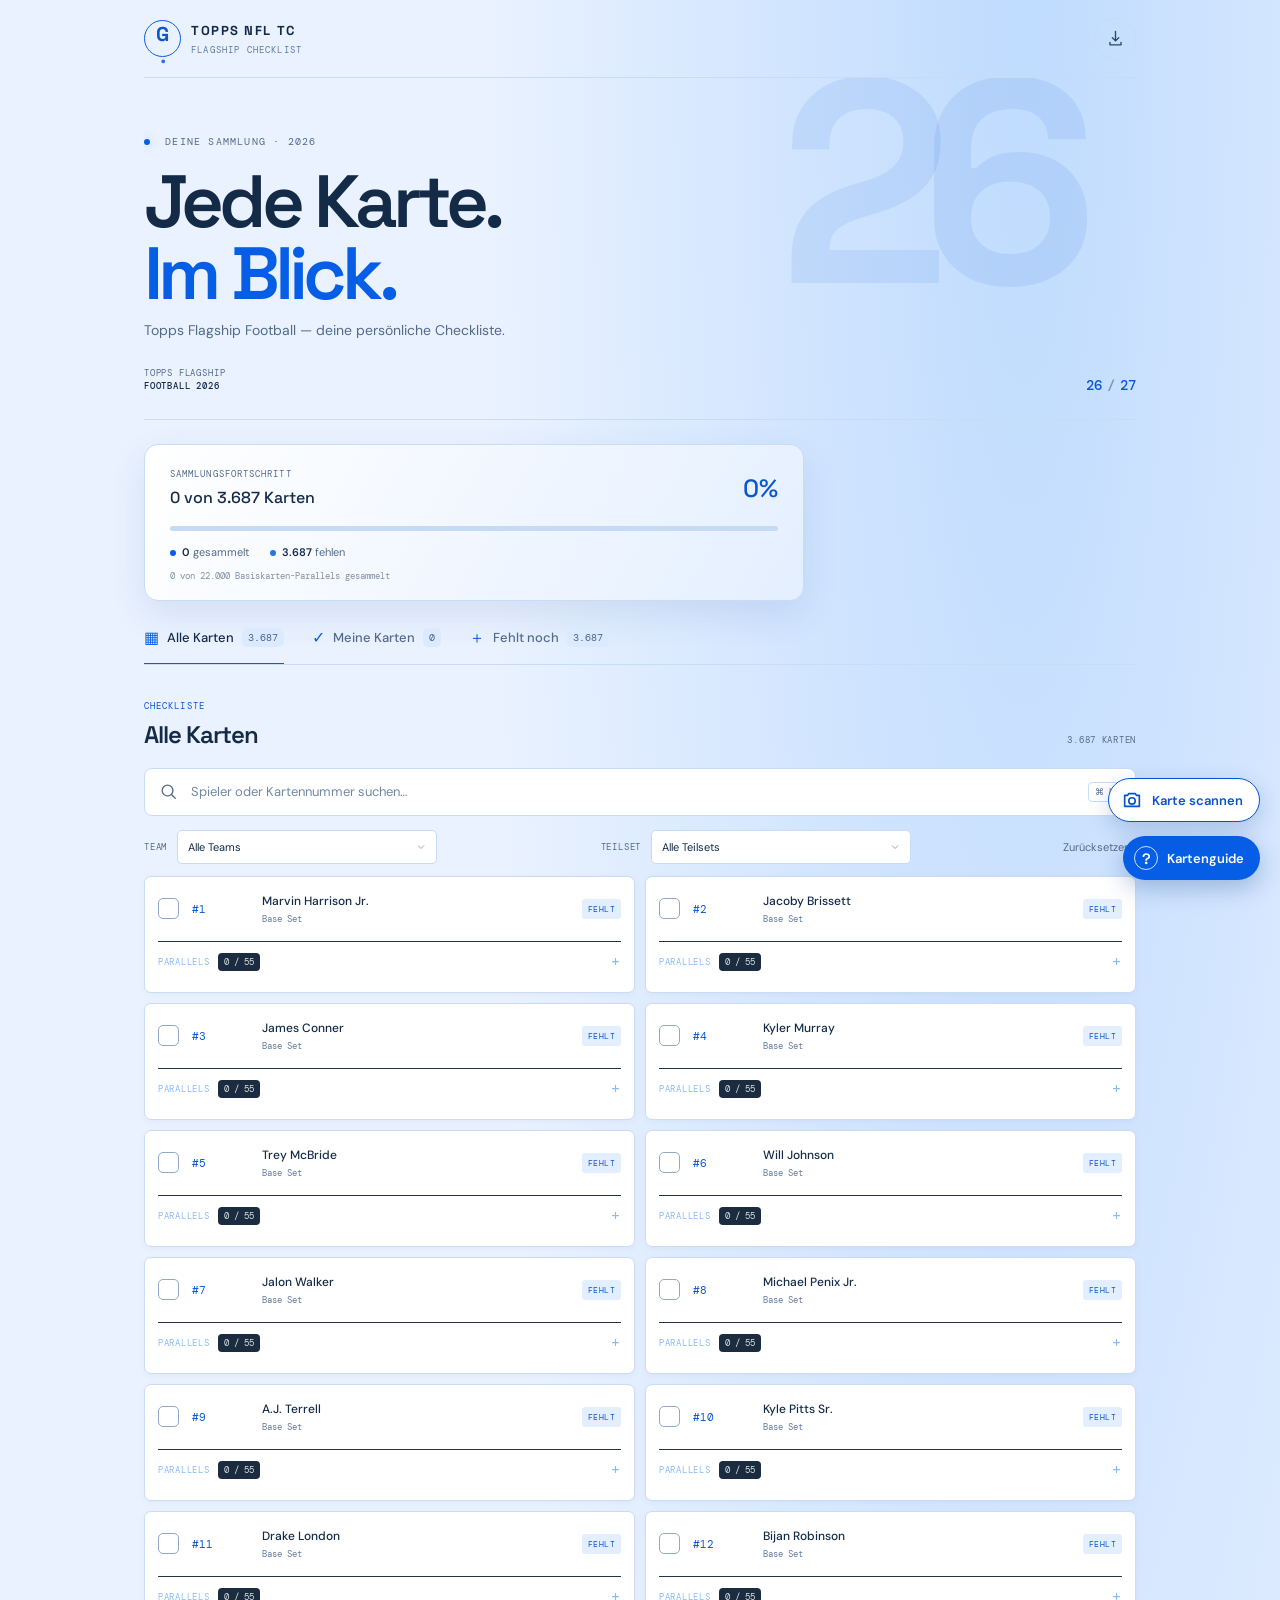
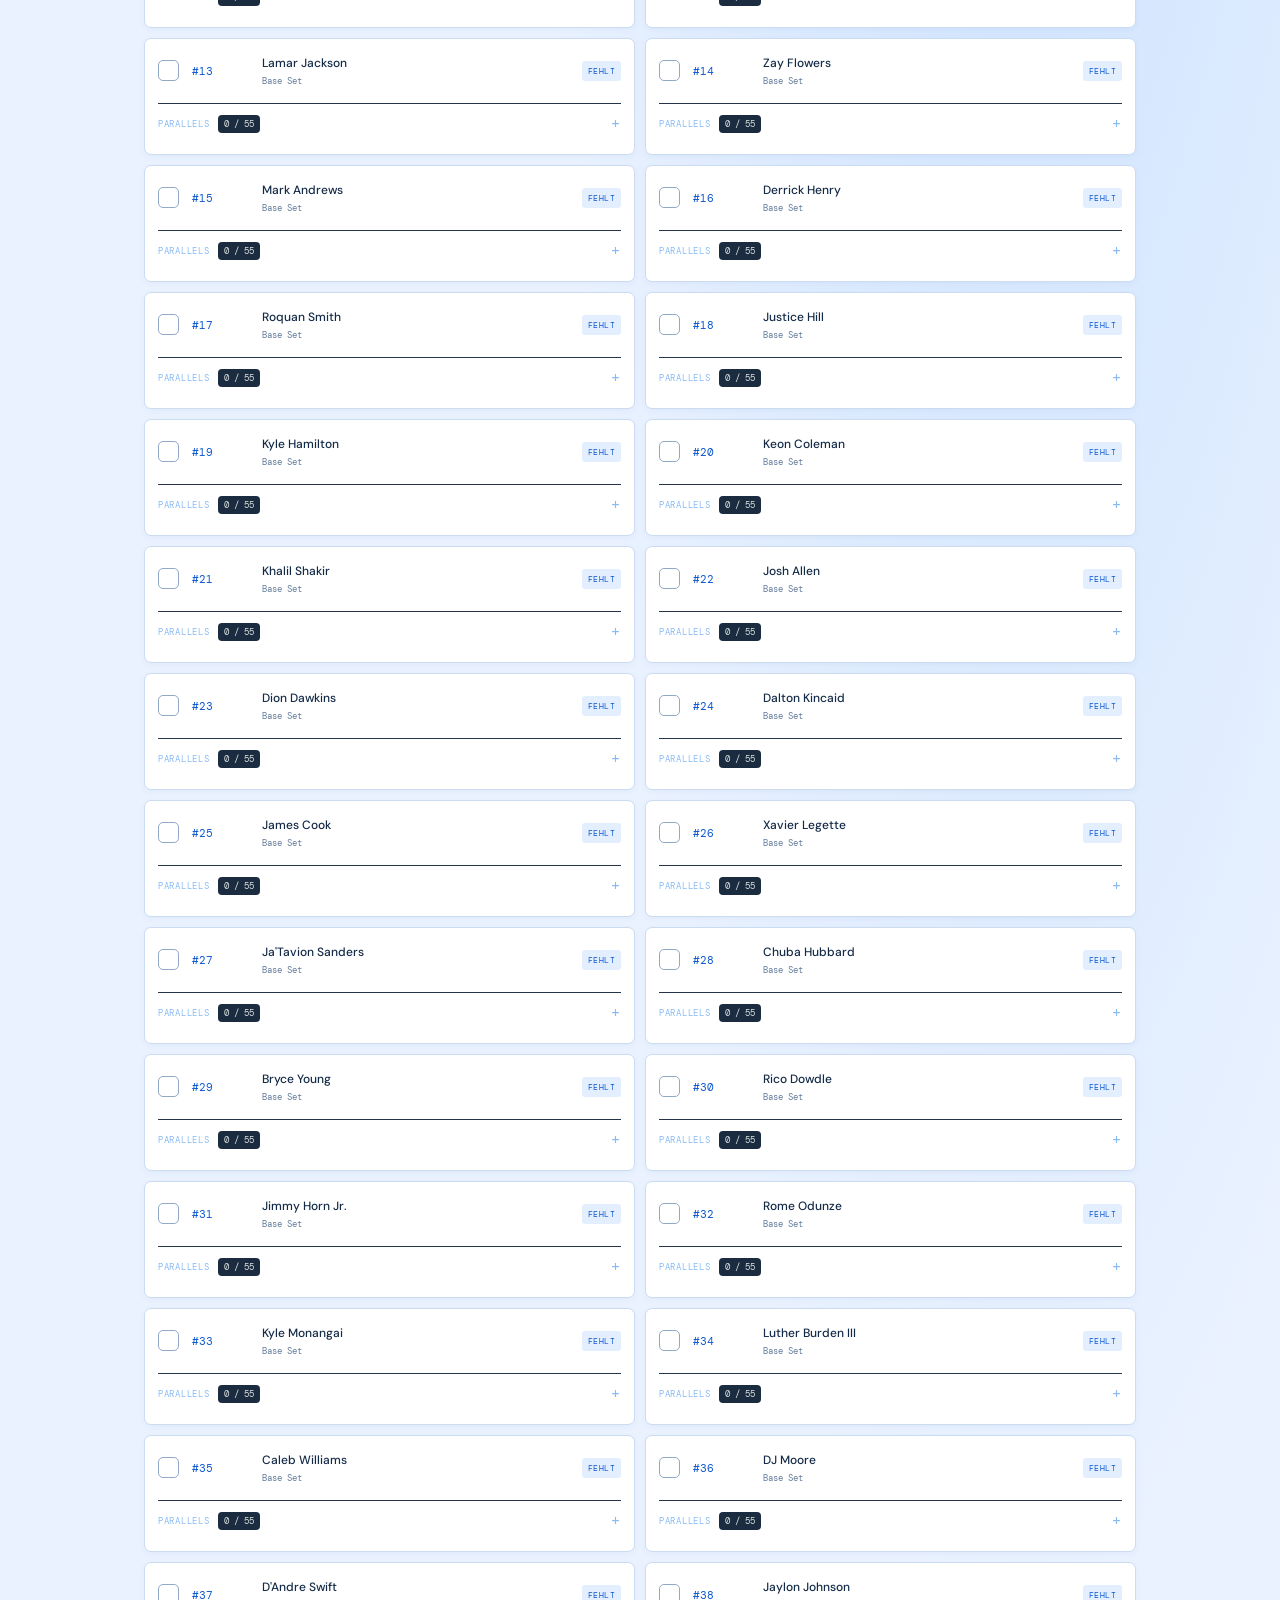
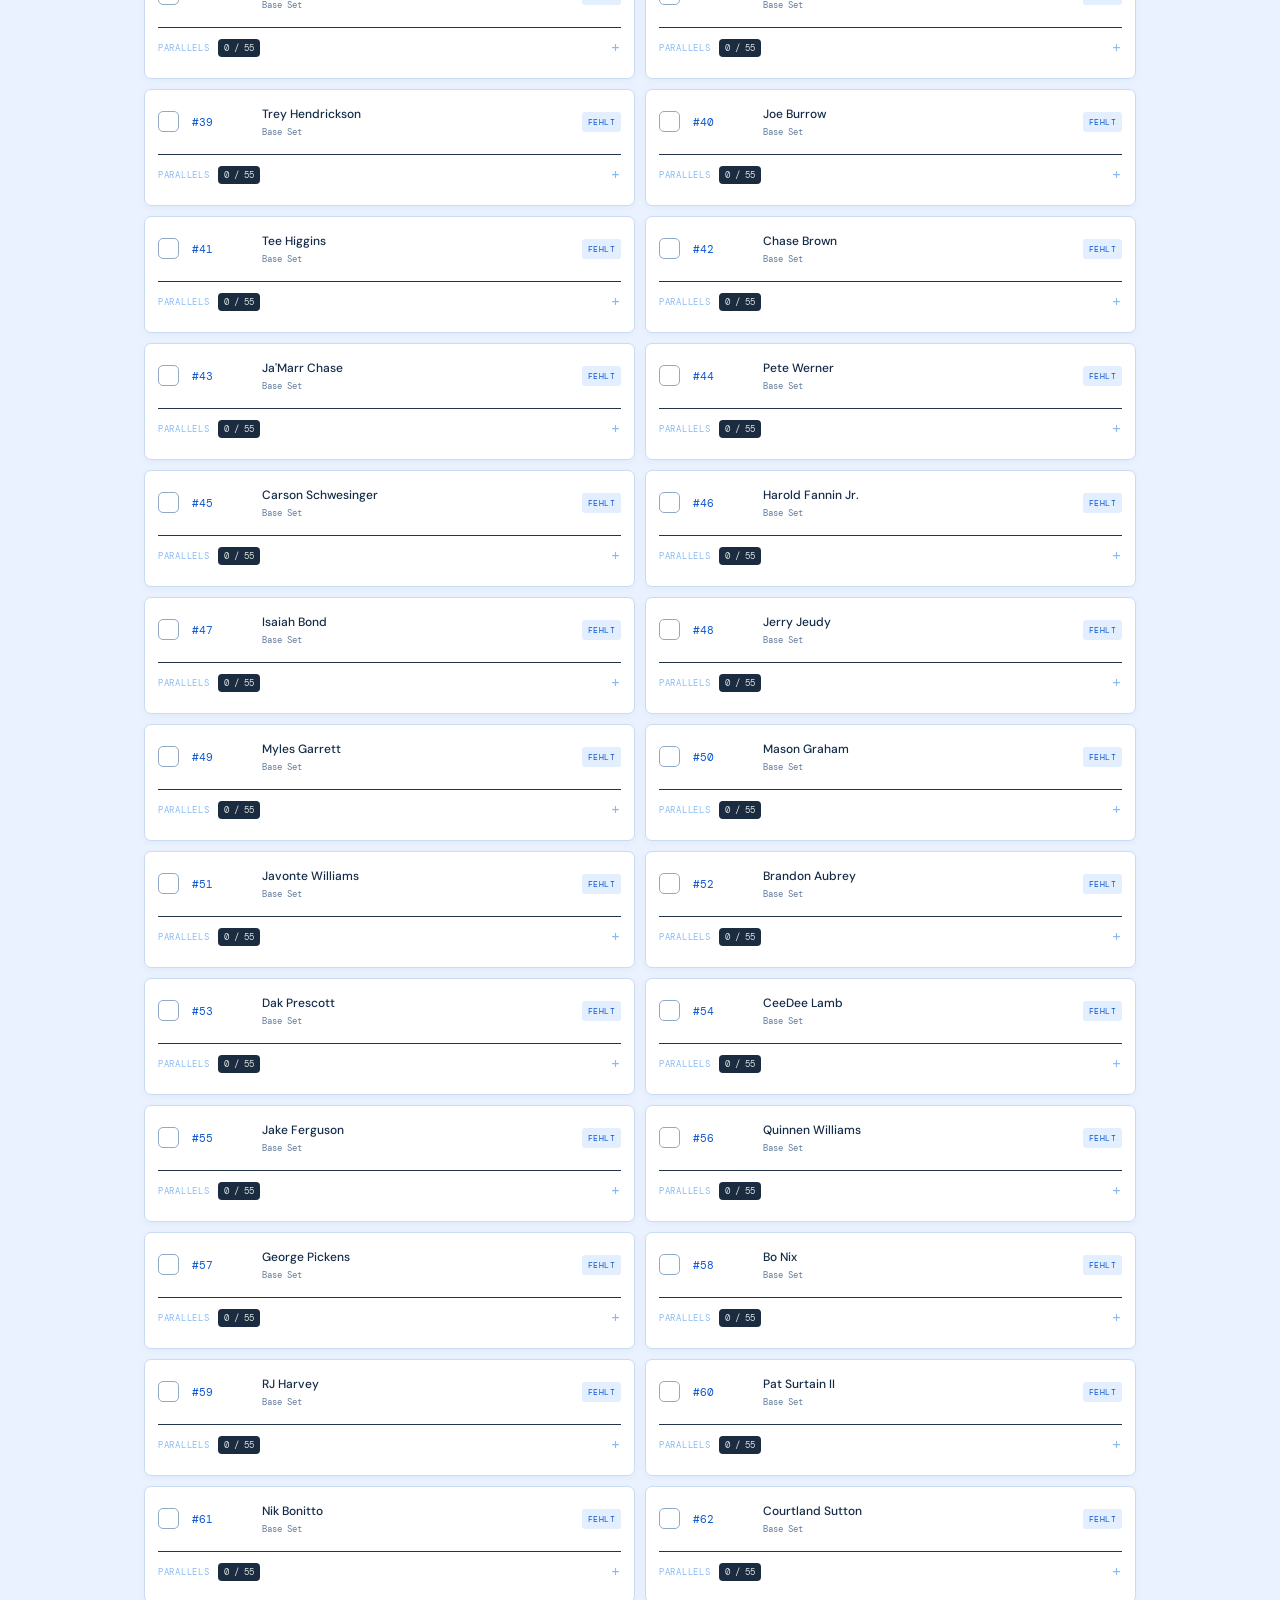
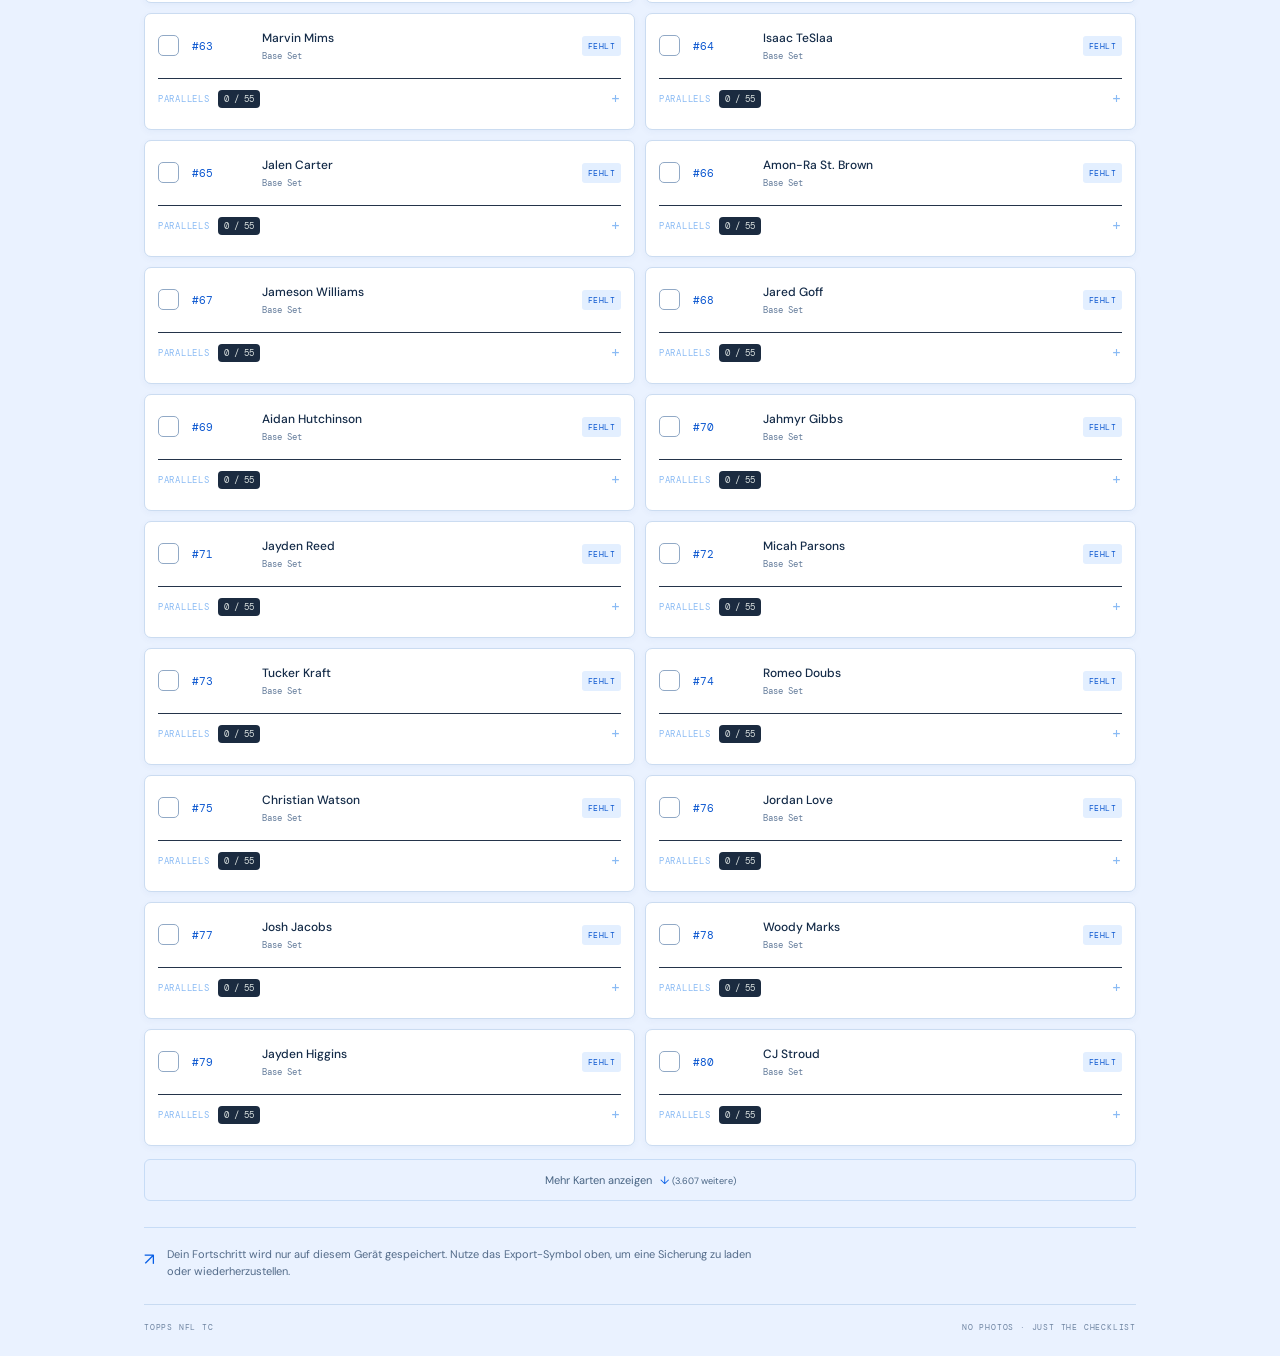
<file: index.html>
<!doctype html>
<html lang="de">
<head>
  <meta charset="utf-8">
  <meta name="viewport" content="width=device-width, initial-scale=1, viewport-fit=cover">
  <meta name="theme-color" content="#101b2d">
  <meta name="apple-mobile-web-app-capable" content="yes">
  <meta name="apple-mobile-web-app-status-bar-style" content="black-translucent">
  <meta name="apple-mobile-web-app-title" content="Topps NFL TC">
  <meta name="description" content="Deine digitale Checkliste für Topps Flagship Football 2026.">
  <link rel="manifest" href="manifest.webmanifest">
  <link rel="apple-touch-icon" href="icon.svg">
  <link rel="stylesheet" href="styles.css?v=parallel-2">
  <title>Topps NFL TC · Flagship Football</title>
</head>
<body>
  <div class="app-shell">
    <header class="topbar">
      <a class="brand" href="#" aria-label="Topps NFL TC Startseite">
        <span class="brand-mark">G<span>·</span></span>
        <span class="brand-copy"><strong>TOPPS NFL TC</strong><small>FLAGSHIP CHECKLIST</small></span>
      </a>
      <button class="icon-button" id="backupButton" aria-label="Sammlung sichern" title="Sammlung sichern">
        <svg viewBox="0 0 24 24" aria-hidden="true"><path d="M12 3v12m0 0 4-4m-4 4-4-4M5 17v3h14v-3"/></svg>
      </button>
    </header>

    <main>
      <section class="hero">
        <div class="hero-kicker"><span class="live-dot"></span> DEINE SAMMLUNG · 2026</div>
        <h1>Jede Karte.<br><em>Im Blick.</em></h1>
        <p>Topps Flagship Football — deine persönliche Checkliste.</p>
        <div class="hero-foot"><span class="season-label">TOPPS FLAGSHIP<br><b>FOOTBALL 2026</b></span><span class="hero-number">26<span>/</span>27</span></div>
      </section>

      <section class="progress-card" aria-label="Sammlungsfortschritt">
        <div class="progress-heading"><div><span class="eyebrow">SAMMLUNGSFORTSCHRITT</span><strong id="progressText">0 von 3.687 Karten</strong></div><span class="percent" id="percentText">0%</span></div>
        <div class="progress-track"><span id="progressBar"></span></div>
        <div class="progress-meta"><span><i class="dot owned-dot"></i><b id="ownedCount">0</b> gesammelt</span><span><i class="dot missing-dot"></i><b id="missingCount">3.687</b> fehlen</span></div>
        <p class="parallel-progress" id="parallelProgress">0 von 22.000 Basiskarten-Parallels gesammelt</p>
      </section>

      <nav class="tabs" aria-label="Ansichten">
        <button class="tab active" data-view="all"><span class="tab-icon">▦</span>Alle Karten<span class="tab-count" id="allTabCount">3.687</span></button>
        <button class="tab" data-view="owned"><span class="tab-icon">✓</span>Meine Karten<span class="tab-count" id="ownedTabCount">0</span></button>
        <button class="tab" data-view="missing"><span class="tab-icon">＋</span>Fehlt noch<span class="tab-count" id="missingTabCount">3.687</span></button>
      </nav>

      <section class="collection">
        <div class="section-head"><div><span class="eyebrow" id="listEyebrow">CHECKLISTE</span><h2 id="listTitle">Alle Karten</h2></div><span class="set-count" id="visibleCount">3.687 KARTEN</span></div>
        <label class="searchbox"><svg viewBox="0 0 24 24" aria-hidden="true"><circle cx="10.8" cy="10.8" r="6.8"/><path d="m16 16 4.5 4.5"/></svg><input id="searchInput" type="search" placeholder="Spieler oder Kartennummer suchen…" autocomplete="off"><kbd>⌘ K</kbd></label>
        <div class="filter-row"><label class="select-wrap"><span>TEAM</span><select id="teamFilter" aria-label="NFL-Team auswählen"><option value="all">Alle Teams</option></select></label><label class="select-wrap"><span>TEILSET</span><select id="setFilter" aria-label="Teilset auswählen"><option value="all">Alle Teilsets</option></select></label><button class="reset-button" id="resetButton">Zurücksetzen</button></div>
        <div class="cards-list" id="cardsList" aria-live="polite"></div>
        <button class="load-more" id="loadMore">Mehr Karten anzeigen <span>↓</span></button>
        <div class="empty-state" id="emptyState" hidden><span>⌕</span><strong>Keine Karten gefunden</strong><p>Versuche einen anderen Namen oder eine andere Nummer.</p></div>
      </section>

      <section class="note"><span class="note-icon">↗</span><p>Dein Fortschritt wird nur auf diesem Gerät gespeichert. Nutze das Export-Symbol oben, um eine Sicherung zu laden oder wiederherzustellen.</p></section>
    </main>
    <footer><span>TOPPS NFL TC</span><span>NO PHOTOS · JUST THE CHECKLIST</span></footer>
  </div>
  <button class="scan-launch" id="scanButton" type="button" aria-label="Karte mit der Kamera scannen">
    <svg viewBox="0 0 24 24" aria-hidden="true"><path d="M4 7h3l1.5-2h7L17 7h3v12H4z"/><circle cx="12" cy="13" r="3.5"/></svg><span>Karte scannen</span>
  </button>
  <button class="guide-launch" id="guideButton" type="button" aria-haspopup="dialog" aria-controls="cardGuide">
    <span class="guide-launch-icon" aria-hidden="true">?</span><span>Kartenguide</span>
  </button>
  <dialog class="guide-dialog" id="cardGuide" aria-labelledby="guideTitle">
    <div class="guide-panel">
      <div class="guide-head"><div><span class="eyebrow">SCHNELL NACHSEHEN</span><h2 id="guideTitle">Kartenguide</h2><p>Finde heraus, was für eine Karte du gezogen hast.</p></div><button class="guide-close" id="guideClose" type="button" aria-label="Kartenguide schließen">×</button></div>
      <label class="guide-search"><span aria-hidden="true">⌕</span><input id="guideSearch" type="search" placeholder="Teilset oder Begriff suchen…" autocomplete="off"></label>
      <div class="guide-list" id="guideList" aria-live="polite"></div>
      <p class="guide-footnote">Hinweis: Parallels (z. B. andere Farben oder Nummerierungen) können zusätzlich zu den hier gelisteten Teilsets vorkommen.</p>
    </div>
  </dialog>
  <dialog class="scan-dialog" id="scanDialog" aria-labelledby="scanTitle">
    <div class="scan-panel">
      <div class="scan-head"><div><span class="eyebrow">KAMERA · TEXTERKENNUNG</span><h2 id="scanTitle">Karte scannen</h2><p>Der erkannte Spielername wird mit der Checkliste abgeglichen.</p></div><button class="guide-close" id="scanClose" type="button" aria-label="Scanner schließen">×</button></div>
      <div class="scan-status" id="scanStatus" role="status" aria-live="polite">Richte die Karte möglichst gerade und gut beleuchtet aus.</div>
      <label class="scan-search"><span aria-hidden="true">⌕</span><input id="scanSearch" type="search" placeholder="Spieler oder Kartennummer suchen…" autocomplete="off"></label>
      <div class="scan-results" id="scanResults" aria-live="polite"></div>
      <p class="scan-footnote">Das Foto wird nur auf diesem Gerät erkannt und nicht gespeichert. Beim ersten Scan ist eine Internetverbindung nötig, um die Texterkennung zu laden.</p>
    </div>
  </dialog>
  <input id="scanInput" type="file" accept="image/*" capture="environment" hidden>
  <input id="importInput" type="file" accept="application/json,.json" hidden>
  <script src="app.js?v=parallel-2" defer></script>
</body>
</html>
</file>
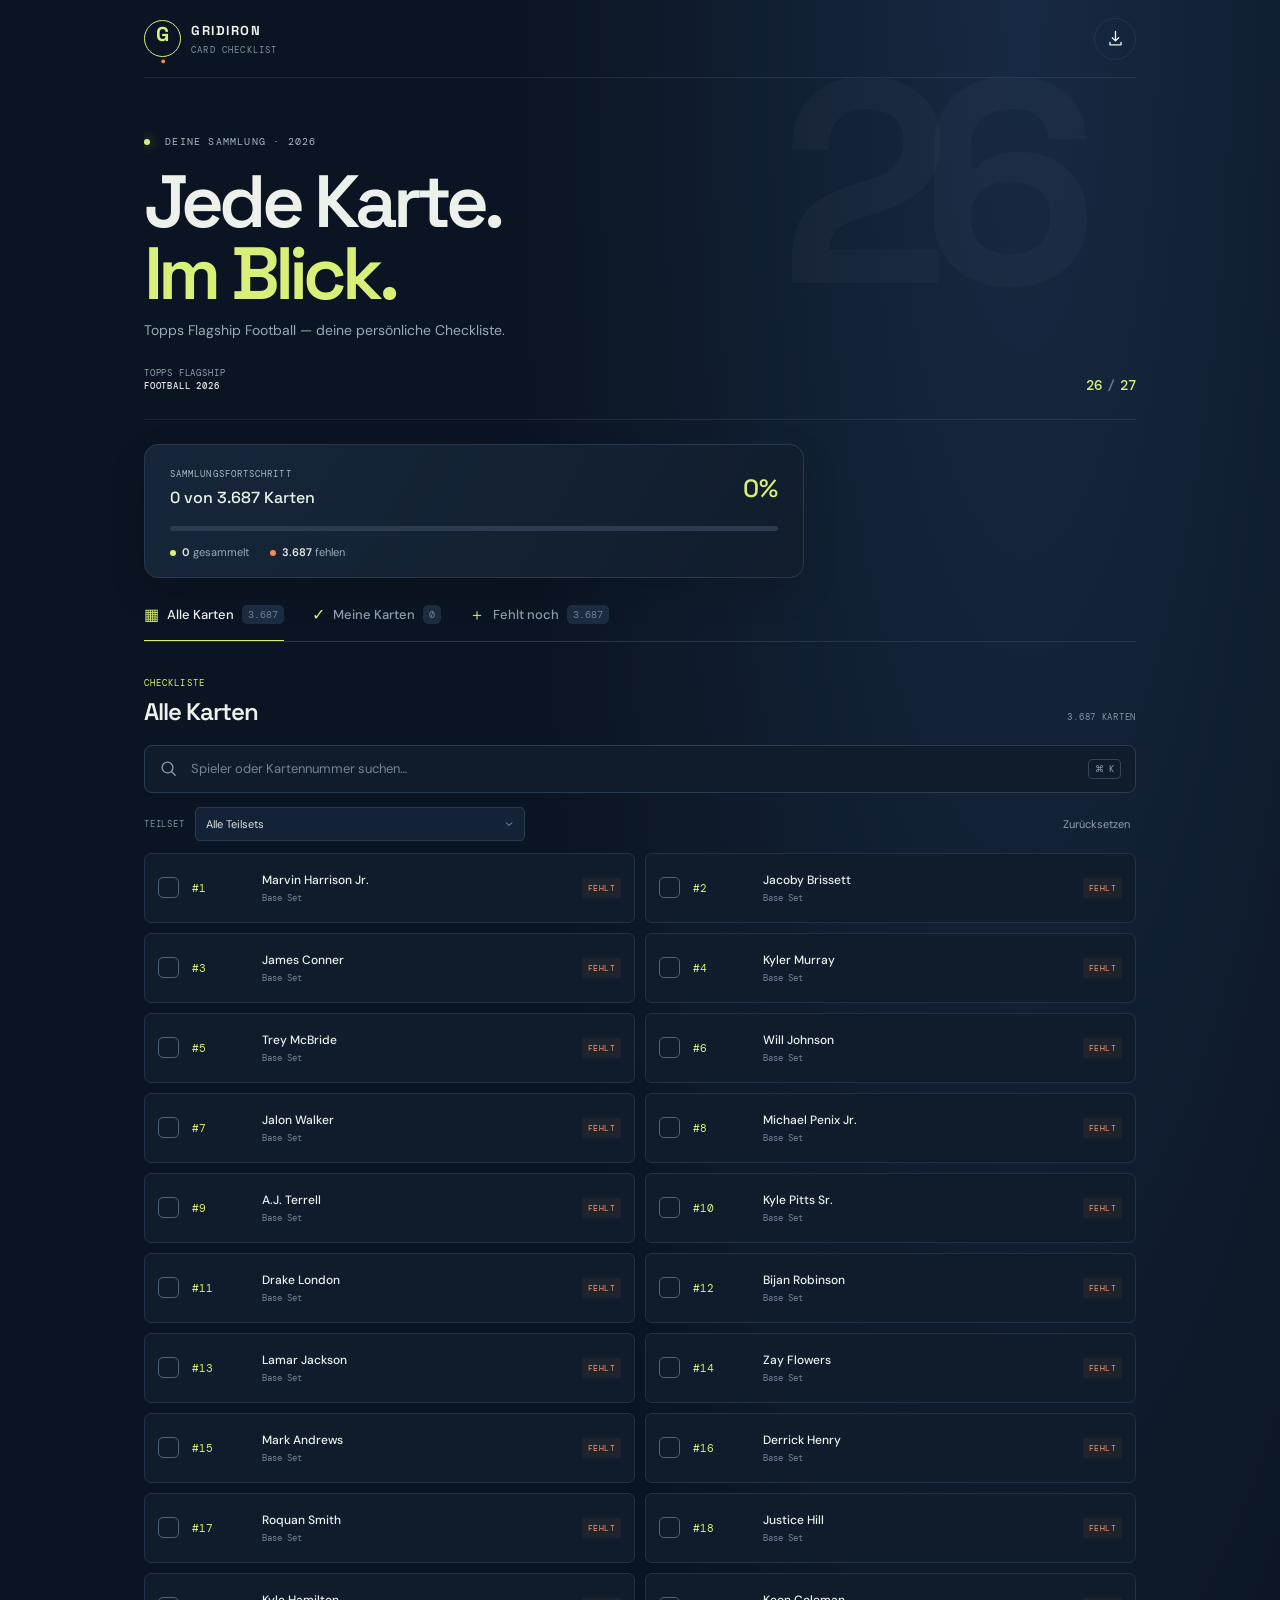
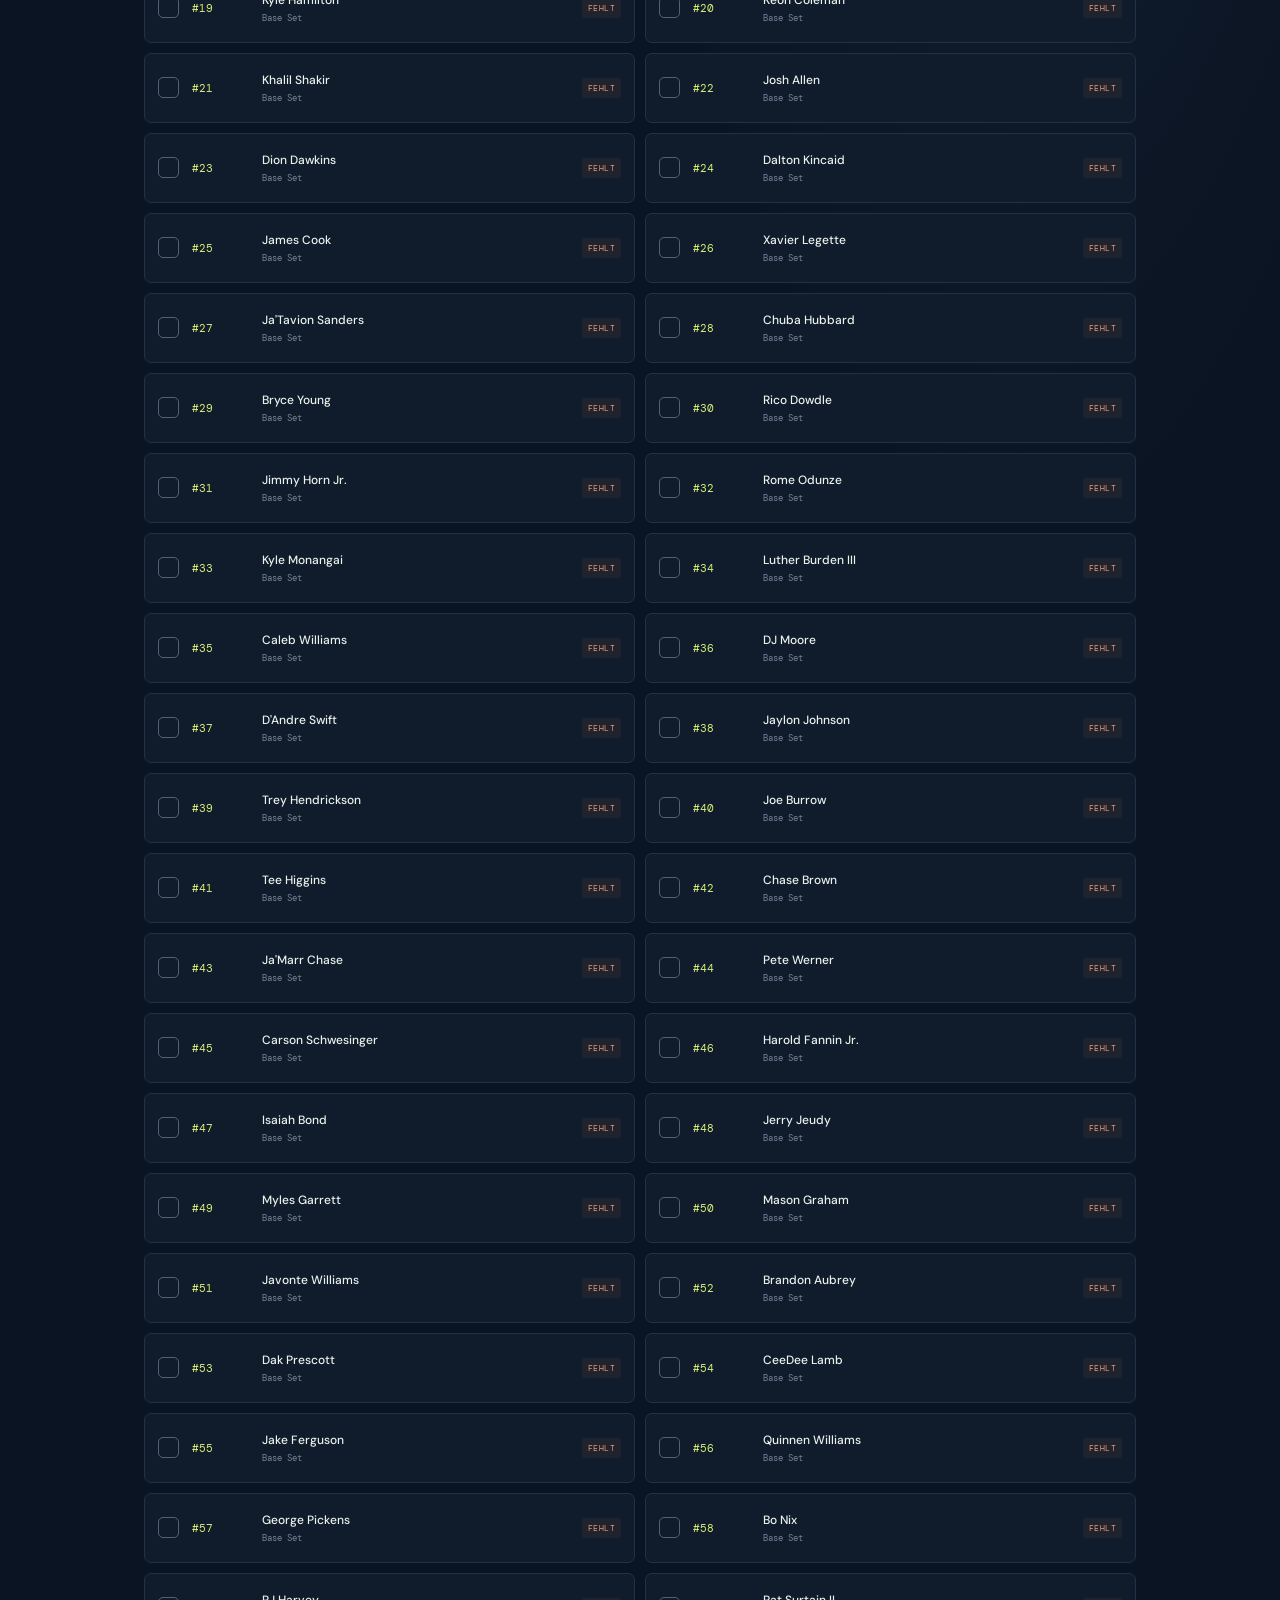
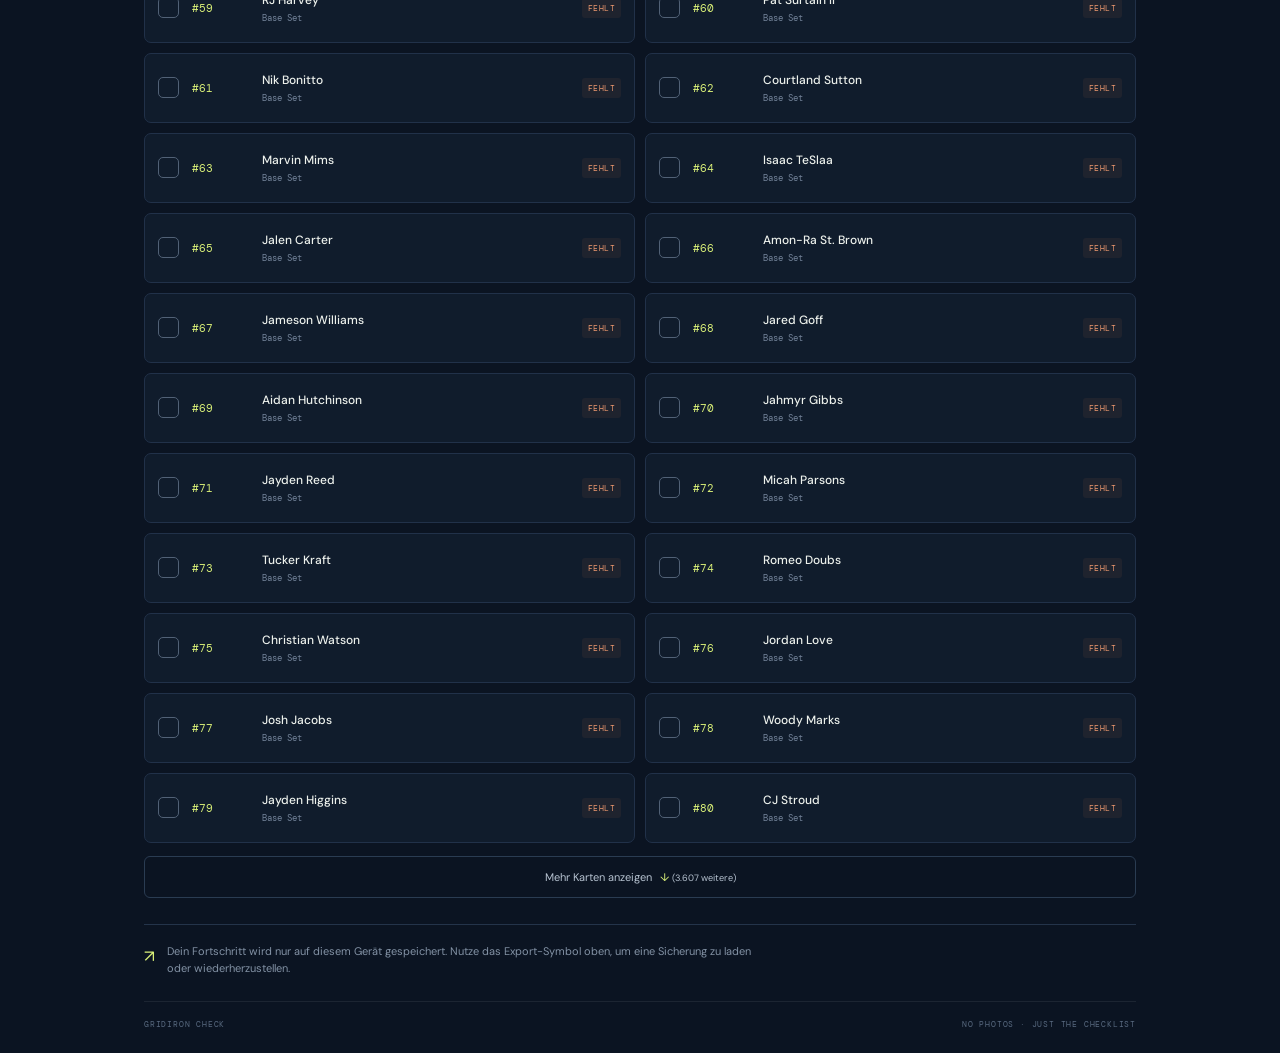
<file: Trading Cards/index.html>
<!doctype html>
<html lang="de">
<head>
  <meta charset="utf-8">
  <meta name="viewport" content="width=device-width, initial-scale=1, viewport-fit=cover">
  <meta name="theme-color" content="#101b2d">
  <meta name="apple-mobile-web-app-capable" content="yes">
  <meta name="apple-mobile-web-app-status-bar-style" content="black-translucent">
  <meta name="apple-mobile-web-app-title" content="Gridiron Check">
  <meta name="description" content="Deine digitale Checkliste für Topps Flagship Football 2026.">
  <link rel="manifest" href="manifest.webmanifest">
  <link rel="apple-touch-icon" href="icon.svg">
  <link rel="stylesheet" href="styles.css">
  <title>Gridiron Check · Topps Flagship</title>
</head>
<body>
  <div class="app-shell">
    <header class="topbar">
      <a class="brand" href="#" aria-label="Gridiron Check Startseite">
        <span class="brand-mark">G<span>·</span></span>
        <span class="brand-copy"><strong>GRIDIRON</strong><small>CARD CHECKLIST</small></span>
      </a>
      <button class="icon-button" id="backupButton" aria-label="Sammlung sichern" title="Sammlung sichern">
        <svg viewBox="0 0 24 24" aria-hidden="true"><path d="M12 3v12m0 0 4-4m-4 4-4-4M5 17v3h14v-3"/></svg>
      </button>
    </header>

    <main>
      <section class="hero">
        <div class="hero-kicker"><span class="live-dot"></span> DEINE SAMMLUNG · 2026</div>
        <h1>Jede Karte.<br><em>Im Blick.</em></h1>
        <p>Topps Flagship Football — deine persönliche Checkliste.</p>
        <div class="hero-foot"><span class="season-label">TOPPS FLAGSHIP<br><b>FOOTBALL 2026</b></span><span class="hero-number">26<span>/</span>27</span></div>
      </section>

      <section class="progress-card" aria-label="Sammlungsfortschritt">
        <div class="progress-heading"><div><span class="eyebrow">SAMMLUNGSFORTSCHRITT</span><strong id="progressText">0 von 3.687 Karten</strong></div><span class="percent" id="percentText">0%</span></div>
        <div class="progress-track"><span id="progressBar"></span></div>
        <div class="progress-meta"><span><i class="dot owned-dot"></i><b id="ownedCount">0</b> gesammelt</span><span><i class="dot missing-dot"></i><b id="missingCount">3.687</b> fehlen</span></div>
      </section>

      <nav class="tabs" aria-label="Ansichten">
        <button class="tab active" data-view="all"><span class="tab-icon">▦</span>Alle Karten<span class="tab-count" id="allTabCount">3.687</span></button>
        <button class="tab" data-view="owned"><span class="tab-icon">✓</span>Meine Karten<span class="tab-count" id="ownedTabCount">0</span></button>
        <button class="tab" data-view="missing"><span class="tab-icon">＋</span>Fehlt noch<span class="tab-count" id="missingTabCount">3.687</span></button>
      </nav>

      <section class="collection">
        <div class="section-head"><div><span class="eyebrow" id="listEyebrow">CHECKLISTE</span><h2 id="listTitle">Alle Karten</h2></div><span class="set-count" id="visibleCount">3.687 KARTEN</span></div>
        <label class="searchbox"><svg viewBox="0 0 24 24" aria-hidden="true"><circle cx="10.8" cy="10.8" r="6.8"/><path d="m16 16 4.5 4.5"/></svg><input id="searchInput" type="search" placeholder="Spieler oder Kartennummer suchen…" autocomplete="off"><kbd>⌘ K</kbd></label>
        <div class="filter-row"><label class="select-wrap"><span>TEILSET</span><select id="setFilter" aria-label="Teilset auswählen"><option value="all">Alle Teilsets</option></select></label><button class="reset-button" id="resetButton">Zurücksetzen</button></div>
        <div class="cards-list" id="cardsList" aria-live="polite"></div>
        <button class="load-more" id="loadMore">Mehr Karten anzeigen <span>↓</span></button>
        <div class="empty-state" id="emptyState" hidden><span>⌕</span><strong>Keine Karten gefunden</strong><p>Versuche einen anderen Namen oder eine andere Nummer.</p></div>
      </section>

      <section class="note"><span class="note-icon">↗</span><p>Dein Fortschritt wird nur auf diesem Gerät gespeichert. Nutze das Export-Symbol oben, um eine Sicherung zu laden oder wiederherzustellen.</p></section>
    </main>
    <footer><span>GRIDIRON CHECK</span><span>NO PHOTOS · JUST THE CHECKLIST</span></footer>
  </div>
  <input id="importInput" type="file" accept="application/json,.json" hidden>
  <script src="app.js" defer></script>
</body>
</html>
</file>
<file: styles.css>
@import url('https://fonts.googleapis.com/css2?family=DM+Mono:wght@400;500&family=DM+Sans:wght@400;500;600;700&family=Space+Grotesk:wght@400;500;600;700&display=swap');
:root{color-scheme:dark;--bg:#0b1422;--panel:#111e30;--panel2:#15243a;--line:#24344a;--muted:#8290a5;--paper:#edf1ec;--lime:#d9f078;--orange:#f68b55;--blue:#89baf4;--font:'DM Sans',sans-serif;--display:'Space Grotesk',sans-serif;--mono:'DM Mono',monospace}
*{box-sizing:border-box}html{scroll-behavior:smooth}body{margin:0;background:radial-gradient(ellipse at 80% 0%,#172942 0,transparent 32rem),var(--bg);color:var(--paper);font-family:var(--font);-webkit-font-smoothing:antialiased}.app-shell{max-width:1060px;margin:auto;padding:0 34px;min-height:100dvh}.topbar{height:78px;display:flex;align-items:center;justify-content:space-between;border-bottom:1px solid rgba(255,255,255,.08)}.brand{display:flex;gap:10px;align-items:center;color:inherit;text-decoration:none}.brand-mark{width:37px;height:37px;border-radius:50%;border:1px solid var(--lime);display:grid;place-items:center;font:700 20px var(--display);color:var(--lime);position:relative}.brand-mark span{color:var(--orange)}.brand-copy{display:flex;flex-direction:column;line-height:1.05}.brand-copy strong{font:700 13px var(--display);letter-spacing:.12em}.brand-copy small{font:9px var(--mono);letter-spacing:.13em;color:var(--muted);margin-top:5px}.icon-button{width:42px;height:42px;border-radius:50%;border:1px solid var(--line);background:transparent;color:var(--paper);display:grid;place-items:center;cursor:pointer;transition:.2s}.icon-button:hover{border-color:var(--lime);color:var(--lime)}.icon-button svg,.searchbox svg{width:19px;fill:none;stroke:currentColor;stroke-width:1.7;stroke-linecap:round;stroke-linejoin:round}
.hero{min-height:286px;padding:47px 0 25px;position:relative;overflow:hidden;border-bottom:1px solid rgba(255,255,255,.08)}.hero:after{content:'26';position:absolute;right:7%;top:-32px;font:700 290px/.95 var(--display);letter-spacing:-.11em;color:rgba(255,255,255,.025);pointer-events:none}.hero-kicker,.eyebrow{font:10px var(--mono);letter-spacing:.12em;color:#aab7c7}.live-dot{width:6px;height:6px;display:inline-block;background:var(--lime);border-radius:50%;margin-right:8px;box-shadow:0 0 12px #d9f07888}.hero h1{font:600 clamp(42px,7vw,74px)/.97 var(--display);letter-spacing:-.065em;margin:18px 0 11px;position:relative;z-index:1}.hero h1 em{font-style:normal;color:var(--lime)}.hero p{color:#9aa8ba;margin:0;font-size:14px}.hero-foot{display:flex;align-items:end;justify-content:space-between;margin-top:28px}.season-label{font:9px/1.5 var(--mono);letter-spacing:.09em;color:#92a0b2}.season-label b{font-weight:500;color:#e4e8e5}.hero-number{font:500 14px var(--mono);color:var(--lime)}.hero-number span{color:#718096;margin:0 5px}
.progress-card{background:linear-gradient(120deg,#16263a,#111d2d);border:1px solid #273950;border-radius:14px;padding:23px 25px 18px;margin:24px 0 26px;box-shadow:0 14px 36px #0002}.progress-heading{display:flex;align-items:center;justify-content:space-between}.progress-heading>div{display:flex;flex-direction:column;gap:7px}.progress-heading .eyebrow{font-size:9px}.progress-heading strong{font:500 16px var(--display)}.percent{font:500 25px var(--display);color:var(--lime)}.progress-track{height:5px;margin:18px 0 14px;background:#2c3b4f;border-radius:8px;overflow:hidden}.progress-track span{display:block;height:100%;width:0;background:linear-gradient(90deg,#bad55b,var(--lime));border-radius:8px;transition:width .3s}.progress-meta{display:flex;gap:21px;color:#9ba9ba;font-size:11px}.progress-meta b{color:#e6ebe9;font-weight:600}.dot{display:inline-block;width:6px;height:6px;border-radius:50%;margin-right:6px}.owned-dot{background:var(--lime)}.missing-dot{background:var(--orange)}
.tabs{display:flex;border-bottom:1px solid var(--line);gap:28px;overflow:auto}.tab{position:relative;background:none;border:0;color:#8e9caf;white-space:nowrap;padding:0 0 15px;font:500 13px var(--font);cursor:pointer;display:flex;gap:8px;align-items:center}.tab.active{color:var(--paper)}.tab.active:after{content:'';position:absolute;height:2px;bottom:-1px;left:0;right:0;background:var(--lime)}.tab-icon{font-size:16px;color:var(--lime)}.tab-count{font:10px var(--mono);color:#738196;background:#1b2b40;padding:3px 6px;border-radius:5px}.collection{padding-top:28px}.section-head{display:flex;align-items:end;justify-content:space-between;margin-bottom:18px}.section-head .eyebrow{font-size:9px;color:var(--lime)}.section-head h2{font:600 24px var(--display);letter-spacing:-.04em;margin:5px 0 0}.set-count{font:9px var(--mono);letter-spacing:.08em;color:#8795a8;padding-bottom:4px}.searchbox{height:48px;border:1px solid #2a3c52;background:#101c2c;border-radius:8px;display:flex;align-items:center;padding:0 14px;gap:11px;color:#8a99ab}.searchbox:focus-within{border-color:#a8c65a;box-shadow:0 0 0 3px #d9f07812}.searchbox input{flex:1;min-width:0;border:0;outline:0;background:transparent;color:var(--paper);font:13px var(--font)}.searchbox input::placeholder{color:#748399}.searchbox kbd{font:9px var(--mono);border:1px solid #34455b;color:#91a0b3;padding:3px 6px;border-radius:4px}.filter-row{display:flex;align-items:center;justify-content:space-between;margin:14px 0 12px}.select-wrap{display:flex;align-items:center;gap:10px;color:#8090a3;font:9px var(--mono);letter-spacing:.09em}.select-wrap select{appearance:none;border:1px solid #2a3b50;background:#142238;color:#dbe2e0;border-radius:5px;padding:9px 30px 9px 10px;font:11px var(--font);letter-spacing:0;background-image:url("data:image/svg+xml,%3Csvg xmlns='http://www.w3.org/2000/svg' width='12' height='12' viewBox='0 0 24 24' fill='none' stroke='%2396a5b6' stroke-width='2'%3E%3Cpath d='m6 9 6 6 6-6'/%3E%3C/svg%3E");background-repeat:no-repeat;background-position:right 9px center;max-width:min(62vw,330px)}.reset-button{background:none;border:0;color:#91a0b2;font:11px var(--font);cursor:pointer}.reset-button:hover{color:var(--lime)}
.cards-list{display:grid;grid-template-columns:1fr 1fr;gap:8px}.card-row{height:64px;display:flex;align-items:center;gap:13px;padding:0 13px;border:1px solid #213149;background:#101c2c;border-radius:7px;transition:.17s}.card-row:hover{border-color:#43556b;background:#142338}.check-control{display:grid;place-items:center;flex:none;width:21px;height:21px;border:1px solid #516176;background:transparent;border-radius:5px;color:#14202b;cursor:pointer;padding:0}.check-control:hover{border-color:var(--lime)}.card-row.owned .check-control{border-color:var(--lime);background:var(--lime)}.check-control svg{width:13px;height:13px;stroke:currentColor;stroke-width:2.5;fill:none}.card-number{font:11px var(--mono);color:var(--lime);min-width:57px}.card-details{flex:1;min-width:0}.card-player{font:500 12px var(--font);white-space:nowrap;overflow:hidden;text-overflow:ellipsis}.card-set{font:9px var(--mono);color:#738399;margin-top:4px;white-space:nowrap;overflow:hidden;text-overflow:ellipsis}.row-status{font:8px var(--mono);letter-spacing:.05em;color:#f19b70;background:#f68b5510;padding:5px 6px;border-radius:3px}.owned .row-status{color:#d6ea86;background:#d9f0780e}.owned .card-player{color:#bcc5c8}.load-more{width:100%;margin:13px 0 0;padding:13px;border:1px solid #2a3c52;background:transparent;color:#b6c2d0;border-radius:6px;font:11px var(--font);cursor:pointer}.load-more span{color:var(--lime);margin-left:5px}.load-more:hover{border-color:#b4ce61}.empty-state{text-align:center;padding:45px 10px;color:#91a0b2}.empty-state>span{font-size:31px;color:var(--lime)}.empty-state strong{display:block;margin-top:10px;color:var(--paper);font:500 16px var(--display)}.empty-state p{font-size:12px}.note{display:flex;gap:12px;align-items:start;border-top:1px solid var(--line);padding:18px 0 23px;margin-top:26px;color:#8392a5;font-size:11px;line-height:1.6}.note p{margin:0;max-width:600px}.note-icon{color:var(--lime);font-size:17px}footer{display:flex;justify-content:space-between;border-top:1px solid rgba(255,255,255,.07);padding:17px 0 24px;color:#596a80;font:8px var(--mono);letter-spacing:.1em}
@media(max-width:650px){.app-shell{padding:0 18px}.topbar{height:65px}.hero{min-height:264px;padding-top:42px}.hero:after{right:0;font-size:210px;top:7px}.hero h1{font-size:52px}.progress-card{padding:19px 17px 16px;margin-top:19px}.tabs{gap:20px}.tab{font-size:12px}.collection{padding-top:24px}.cards-list{grid-template-columns:1fr;gap:7px}.card-row{height:62px;padding:0 12px}.card-number{min-width:56px}.set-count{font-size:8px}.section-head h2{font-size:22px}.searchbox kbd{display:none}.select-wrap{gap:7px}.select-wrap select{max-width:59vw}.filter-row{margin-bottom:11px}footer{font-size:7px}}
@media(min-width:900px){.hero{padding-top:57px;min-height:315px}.progress-card{max-width:660px}.cards-list{gap:10px}.card-row{height:70px}}

/* Blue and white theme */
:root{color-scheme:light;--bg:#eaf2ff;--panel:#fff;--panel2:#e3efff;--line:#c7dcf6;--muted:#536b89;--paper:#142b48;--lime:#075ee6;--orange:#2874e8;--blue:#0b57d0}
body{background:radial-gradient(ellipse at 80% 0%,#bfdbfe 0,transparent 34rem),var(--bg);color:var(--paper)}
.topbar{border-bottom-color:#c8dbf2}.brand-mark{color:#0b57d0}.brand-copy small{color:#607b9b}.icon-button{color:#284768;border-color:#c7dcf6}.icon-button:hover{color:#0752cf;border-color:#0752cf}
.hero{border-bottom-color:#c8dbf2}.hero:after{color:rgba(11,87,208,.09)}.hero-kicker,.eyebrow{color:#536b89}.live-dot{background:#075ee6;box-shadow:0 0 12px #2874e855}.hero p{color:#536b89}.season-label{color:#536b89}.season-label b{color:#142b48}.hero-number{color:#0b57d0}.hero-number span{color:#7891b0}
.progress-card{background:linear-gradient(120deg,#fff,#e4efff);border-color:#c8dcf4;box-shadow:0 14px 36px rgba(25,75,143,.11)}.progress-heading .eyebrow{color:#536b89}.progress-heading strong{color:#142b48}.percent{color:#0b57d0}.progress-track{background:#c6daf4}.progress-track span{background:linear-gradient(90deg,#3b82f6,#0752cf)}.progress-meta{color:#536b89}.progress-meta b{color:#142b48}.missing-dot{background:#2874e8}
.tabs{border-bottom-color:#c7dcf6}.tab{color:#536b89}.tab.active{color:#142b48}.tab-count{color:#486483;background:#dceaff}.section-head .eyebrow{color:#0b57d0}.set-count{color:#536b89}
.searchbox{border-color:#c7dcf6;background:#fff;color:#536b89}.searchbox:focus-within{border-color:#2874e8;box-shadow:0 0 0 3px rgba(11,87,208,.15)}.searchbox input{color:#142b48}.searchbox input::placeholder{color:#7188a4}.searchbox kbd{border-color:#c7dcf6;color:#536b89}.filter-row .select-wrap{color:#536b89}.select-wrap select{border-color:#c7dcf6;background-color:#fff;color:#142b48}.reset-button{color:#536b89}.reset-button:hover{color:#0b57d0}
.card-row{border-color:#cbdcf1;background:#fff;box-shadow:0 2px 7px rgba(25,75,143,.045)}.card-row:hover{border-color:#82afe9;background:#f3f8ff}.check-control{border-color:#91a9c6;background:#fff;color:#fff}.check-control:hover{border-color:#075ee6}.card-row.owned .check-control{border-color:#075ee6;background:#075ee6}.card-number{color:#0b57d0}.card-player{color:#142b48}.card-set{color:#647c9b}.row-status{color:#0b57d0;background:#e3efff}.owned .row-status{color:#fff;background:#075ee6}.owned .card-player{color:#3e5878}
.load-more{border-color:#c7dcf6;color:#486483}.load-more:hover{border-color:#075ee6}.empty-state{color:#536b89}.empty-state>span{color:#075ee6}.empty-state strong{color:#142b48}.note{border-top-color:#c7dcf6;color:#536b89}.note-icon{color:#075ee6}footer{border-top-color:#c8dbf2;color:#6e84a1}

/* Always available card guide */
.guide-launch{position:fixed;right:max(20px,env(safe-area-inset-right));bottom:max(20px,env(safe-area-inset-bottom));z-index:20;display:flex;align-items:center;gap:9px;padding:10px 16px 10px 11px;border:0;border-radius:999px;background:#075ee6;color:#fff;box-shadow:0 8px 24px rgba(7,54,128,.28);font:600 13px var(--font);cursor:pointer;transition:transform .18s,background .18s}.guide-launch:hover{background:#064bb8;transform:translateY(-2px)}.guide-launch-icon{display:grid;place-items:center;width:24px;height:24px;border:1.5px solid rgba(255,255,255,.8);border-radius:50%;font:600 15px var(--display)}
.guide-dialog{position:fixed;inset:0;width:100%;height:100%;max-width:none;max-height:none;margin:0;padding:0;border:0;background:transparent;color:var(--paper);overflow:hidden}.guide-dialog::backdrop{background:rgba(11,27,51,.45);backdrop-filter:blur(3px)}.guide-panel{position:absolute;right:max(22px,env(safe-area-inset-right));bottom:max(82px,calc(env(safe-area-inset-bottom) + 78px));width:min(510px,calc(100vw - 32px));max-height:min(76dvh,760px);display:flex;flex-direction:column;background:#fff;border:1px solid #c7dcf6;border-radius:18px;box-shadow:0 20px 70px rgba(14,47,91,.25);overflow:hidden}.guide-head{display:flex;justify-content:space-between;align-items:flex-start;padding:22px 22px 15px}.guide-head .eyebrow{color:#075ee6}.guide-head h2{margin:5px 0 4px;font:600 25px var(--display);letter-spacing:-.04em;color:#142b48}.guide-head p{margin:0;color:#536b89;font-size:12px}.guide-close{border:0;background:#edf4ff;color:#284768;width:34px;height:34px;border-radius:50%;font:25px/1 var(--font);cursor:pointer}.guide-search{display:flex;align-items:center;gap:10px;margin:0 22px 12px;padding:0 13px;height:43px;flex:none;background:#f4f8ff;border:1px solid #c7dcf6;border-radius:8px;color:#075ee6}.guide-search span{font-size:22px}.guide-search input{min-width:0;flex:1;border:0;outline:0;background:transparent;color:#142b48;font:13px var(--font)}.guide-search input::placeholder{color:#7188a4}.guide-list{overflow:auto;padding:0 22px 8px;overscroll-behavior:contain}.guide-item{padding:12px 0;border-bottom:1px solid #e1ebf8}.guide-item-heading{display:flex;justify-content:space-between;align-items:baseline;gap:12px}.guide-item h3{margin:0;color:#173657;font:600 13px var(--display)}.guide-item-heading span{flex:none;color:#7188a4;font:10px var(--mono)}.guide-item p{margin:5px 0 0;color:#536b89;font-size:12px;line-height:1.5}.guide-footnote{flex:none;margin:0;padding:12px 22px 16px;background:#f6f9ff;border-top:1px solid #e1ebf8;color:#607b9b;font-size:10px;line-height:1.5}.guide-empty{padding:18px 0;color:#536b89;font-size:13px}
@media(max-width:650px){.guide-launch{right:max(16px,env(safe-area-inset-right));bottom:max(16px,env(safe-area-inset-bottom));padding:9px 14px 9px 10px}.guide-panel{right:12px;bottom:max(76px,calc(env(safe-area-inset-bottom) + 72px));width:calc(100vw - 24px);max-height:min(78dvh,720px);border-radius:16px}.guide-head{padding:18px 17px 13px}.guide-search{margin:0 17px 10px}.guide-list{padding:0 17px 6px}.guide-footnote{padding:11px 17px 14px}}
@media(max-width:650px) and (orientation:portrait){.guide-panel{inset:0;width:100%;height:100dvh;max-height:100dvh;right:auto;bottom:auto;border:0;border-radius:0}.guide-head{flex:none;padding:calc(18px + env(safe-area-inset-top)) 17px 13px}.guide-list{flex:1;min-height:0;overscroll-behavior:contain}.guide-footnote{padding:11px 17px calc(14px + env(safe-area-inset-bottom))}}

/* Camera card scanner */
.scan-launch{position:fixed;right:max(20px,env(safe-area-inset-right));bottom:max(78px,calc(env(safe-area-inset-bottom) + 76px));z-index:21;display:flex;align-items:center;gap:9px;padding:10px 16px 10px 12px;border:1px solid #0752cf;border-radius:999px;background:#fff;color:#0752cf;box-shadow:0 7px 22px rgba(7,54,128,.2);font:600 13px var(--font);cursor:pointer}.scan-launch:hover{background:#edf5ff}.scan-launch svg{width:22px;height:22px;fill:none;stroke:currentColor;stroke-width:1.8;stroke-linecap:round;stroke-linejoin:round}
.scan-dialog{position:fixed;inset:0;width:100%;height:100%;max-width:none;max-height:none;margin:0;padding:0;border:0;background:transparent;color:var(--paper);overflow:hidden}.scan-dialog::backdrop{background:rgba(11,27,51,.48);backdrop-filter:blur(3px)}.scan-panel{position:absolute;left:50%;top:50%;transform:translate(-50%,-50%);width:min(560px,calc(100vw - 32px));height:min(82dvh,800px);display:flex;flex-direction:column;background:#fff;border:1px solid #c7dcf6;border-radius:18px;box-shadow:0 20px 70px rgba(14,47,91,.25);overflow:hidden}.scan-head{display:flex;justify-content:space-between;align-items:flex-start;gap:14px;padding:22px 22px 13px;flex:none}.scan-head .eyebrow{color:#075ee6}.scan-head h2{margin:5px 0 4px;font:600 25px var(--display);letter-spacing:-.04em;color:#142b48}.scan-head p{margin:0;color:#536b89;font-size:12px;line-height:1.5}.scan-status{margin:0 22px 12px;padding:12px 14px;background:#edf5ff;border:1px solid #d4e5fa;border-radius:8px;color:#234d7c;font-size:13px;line-height:1.45;flex:none}.scan-search{display:flex;align-items:center;gap:10px;margin:0 22px 10px;padding:0 13px;height:43px;flex:none;background:#f4f8ff;border:1px solid #c7dcf6;border-radius:8px;color:#075ee6}.scan-search span{font-size:22px}.scan-search input{min-width:0;flex:1;border:0;outline:0;background:transparent;color:#142b48;font:13px var(--font)}.scan-search input::placeholder{color:#7188a4}.scan-results{flex:1;min-height:0;overflow:auto;padding:0 22px 8px;overscroll-behavior:contain}.scan-match-intro,.scan-empty{margin:9px 0;color:#536b89;font-size:12px;line-height:1.5}.scan-result-row{display:flex;align-items:center;justify-content:space-between;gap:12px;padding:12px 0;border-bottom:1px solid #e1ebf8}.scan-result-details{display:flex;flex-direction:column;gap:4px;min-width:0}.scan-result-details strong{color:#173657;font:600 13px var(--display)}.scan-result-details span{color:#607b9b;font-size:11px;line-height:1.4}.scan-mark,.scan-owned,.scan-again{flex:none;border:0;border-radius:7px;padding:9px 12px;font:600 11px var(--font)}.scan-mark,.scan-again{background:#075ee6;color:#fff;cursor:pointer}.scan-mark:hover,.scan-again:hover{background:#064bb8}.scan-owned{background:#e6f0fc;color:#627b99}.scan-success{padding:16px 0 8px;color:#173657;font:600 16px/1.5 var(--display)}.scan-again{margin:0 0 14px}.scan-footnote{flex:none;margin:0;padding:12px 22px 16px;background:#f6f9ff;border-top:1px solid #e1ebf8;color:#607b9b;font-size:10px;line-height:1.55}
@media(max-width:650px){.scan-launch{right:max(16px,env(safe-area-inset-right));bottom:max(76px,calc(env(safe-area-inset-bottom) + 72px));padding:9px 14px 9px 11px}.scan-panel{width:calc(100vw - 24px);height:min(84dvh,760px);border-radius:16px}.scan-head{padding:18px 17px 12px}.scan-status{margin:0 17px 10px}.scan-search{margin:0 17px 9px}.scan-results{padding:0 17px 6px}.scan-footnote{padding:11px 17px 14px}}
@media(max-width:650px) and (orientation:portrait){.scan-panel{inset:0;left:0;top:0;transform:none;width:100%;height:100dvh;max-height:100dvh;border:0;border-radius:0}.scan-head{padding:calc(18px + env(safe-area-inset-top)) 17px 12px}.scan-results{flex:1;min-height:0}.scan-footnote{padding:11px 17px calc(14px + env(safe-area-inset-bottom))}}
.scan-ocr-details{margin:8px 0 12px;padding:10px 12px;background:#f6f9ff;border:1px solid #d9e7f7;border-radius:8px;color:#536b89;font-size:12px}.scan-ocr-details summary{color:#0752cf;font-weight:600;cursor:pointer}.scan-ocr-details p{margin:8px 0 0;line-height:1.5;white-space:pre-wrap;overflow-wrap:anywhere}
.filter-row{justify-content:flex-start;gap:12px}.filter-row .select-wrap{flex:1;min-width:0}.filter-row .select-wrap select{flex:1;min-width:0;max-width:260px}.filter-row .reset-button{margin-left:auto}
@media(max-width:650px){.filter-row{display:grid;grid-template-columns:minmax(0,1fr) minmax(0,1fr);gap:8px}.filter-row .select-wrap{gap:6px}.filter-row .select-wrap span{flex:none;font-size:8px}.filter-row .select-wrap select{width:0;max-width:none;padding:9px 22px 9px 8px;font-size:10px}.filter-row .reset-button{grid-column:1/-1;justify-self:end;margin:0}}
.parallel-progress{margin:11px 0 0;color:#8290a5;font:9px var(--mono)}.card-row{height:auto;min-height:64px;display:flex;flex-direction:column;align-items:stretch;gap:0;padding:0 13px}.card-main{height:64px;flex:none;width:100%;display:flex;align-items:center;gap:13px}.parallel-tracker{border-top:1px solid #24344a;padding:0 0 10px}.parallel-tracker summary{display:flex;align-items:center;gap:9px;padding:10px 0;color:#89baf4;font:9px var(--mono);letter-spacing:.08em;cursor:pointer;list-style:none}.parallel-tracker summary::-webkit-details-marker{display:none}.parallel-tracker summary::after{content:'+';margin-left:auto;color:#89baf4;font-size:15px}.parallel-tracker[open] summary::after{content:'−'}.parallel-count{padding:3px 6px;border-radius:4px;background:#1b2b40;color:#dbe2e0;font-size:9px;letter-spacing:0}.parallel-list{display:grid;grid-template-columns:repeat(2,minmax(0,1fr));gap:4px 10px;padding:2px 0 4px}.parallel-choice{display:flex;align-items:flex-start;gap:7px;padding:5px 6px;border-radius:5px;color:#bcc8d7;font-size:10px;line-height:1.35}.parallel-choice:has(input:checked){background:#142d48;color:#fff}.parallel-choice input{flex:none;margin:0;accent-color:#1683ff}.parallel-choice span{min-width:0}.card-row:hover{background:#101c2c}
@media(max-width:650px){.card-row{padding:0 12px}.card-main{height:62px;gap:10px}.parallel-list{grid-template-columns:1fr;gap:2px}.parallel-choice{font-size:11px;padding:6px}}
</file>
<file: Trading Cards/styles.css>
@import url('https://fonts.googleapis.com/css2?family=DM+Mono:wght@400;500&family=DM+Sans:wght@400;500;600;700&family=Space+Grotesk:wght@400;500;600;700&display=swap');
:root{color-scheme:dark;--bg:#0b1422;--panel:#111e30;--panel2:#15243a;--line:#24344a;--muted:#8290a5;--paper:#edf1ec;--lime:#d9f078;--orange:#f68b55;--blue:#89baf4;--font:'DM Sans',sans-serif;--display:'Space Grotesk',sans-serif;--mono:'DM Mono',monospace}
*{box-sizing:border-box}html{scroll-behavior:smooth}body{margin:0;background:radial-gradient(ellipse at 80% 0%,#172942 0,transparent 32rem),var(--bg);color:var(--paper);font-family:var(--font);-webkit-font-smoothing:antialiased}.app-shell{max-width:1060px;margin:auto;padding:0 34px;min-height:100dvh}.topbar{height:78px;display:flex;align-items:center;justify-content:space-between;border-bottom:1px solid rgba(255,255,255,.08)}.brand{display:flex;gap:10px;align-items:center;color:inherit;text-decoration:none}.brand-mark{width:37px;height:37px;border-radius:50%;border:1px solid var(--lime);display:grid;place-items:center;font:700 20px var(--display);color:var(--lime);position:relative}.brand-mark span{color:var(--orange)}.brand-copy{display:flex;flex-direction:column;line-height:1.05}.brand-copy strong{font:700 13px var(--display);letter-spacing:.12em}.brand-copy small{font:9px var(--mono);letter-spacing:.13em;color:var(--muted);margin-top:5px}.icon-button{width:42px;height:42px;border-radius:50%;border:1px solid var(--line);background:transparent;color:var(--paper);display:grid;place-items:center;cursor:pointer;transition:.2s}.icon-button:hover{border-color:var(--lime);color:var(--lime)}.icon-button svg,.searchbox svg{width:19px;fill:none;stroke:currentColor;stroke-width:1.7;stroke-linecap:round;stroke-linejoin:round}
.hero{min-height:286px;padding:47px 0 25px;position:relative;overflow:hidden;border-bottom:1px solid rgba(255,255,255,.08)}.hero:after{content:'26';position:absolute;right:7%;top:-32px;font:700 290px/.95 var(--display);letter-spacing:-.11em;color:rgba(255,255,255,.025);pointer-events:none}.hero-kicker,.eyebrow{font:10px var(--mono);letter-spacing:.12em;color:#aab7c7}.live-dot{width:6px;height:6px;display:inline-block;background:var(--lime);border-radius:50%;margin-right:8px;box-shadow:0 0 12px #d9f07888}.hero h1{font:600 clamp(42px,7vw,74px)/.97 var(--display);letter-spacing:-.065em;margin:18px 0 11px;position:relative;z-index:1}.hero h1 em{font-style:normal;color:var(--lime)}.hero p{color:#9aa8ba;margin:0;font-size:14px}.hero-foot{display:flex;align-items:end;justify-content:space-between;margin-top:28px}.season-label{font:9px/1.5 var(--mono);letter-spacing:.09em;color:#92a0b2}.season-label b{font-weight:500;color:#e4e8e5}.hero-number{font:500 14px var(--mono);color:var(--lime)}.hero-number span{color:#718096;margin:0 5px}
.progress-card{background:linear-gradient(120deg,#16263a,#111d2d);border:1px solid #273950;border-radius:14px;padding:23px 25px 18px;margin:24px 0 26px;box-shadow:0 14px 36px #0002}.progress-heading{display:flex;align-items:center;justify-content:space-between}.progress-heading>div{display:flex;flex-direction:column;gap:7px}.progress-heading .eyebrow{font-size:9px}.progress-heading strong{font:500 16px var(--display)}.percent{font:500 25px var(--display);color:var(--lime)}.progress-track{height:5px;margin:18px 0 14px;background:#2c3b4f;border-radius:8px;overflow:hidden}.progress-track span{display:block;height:100%;width:0;background:linear-gradient(90deg,#bad55b,var(--lime));border-radius:8px;transition:width .3s}.progress-meta{display:flex;gap:21px;color:#9ba9ba;font-size:11px}.progress-meta b{color:#e6ebe9;font-weight:600}.dot{display:inline-block;width:6px;height:6px;border-radius:50%;margin-right:6px}.owned-dot{background:var(--lime)}.missing-dot{background:var(--orange)}
.tabs{display:flex;border-bottom:1px solid var(--line);gap:28px;overflow:auto}.tab{position:relative;background:none;border:0;color:#8e9caf;white-space:nowrap;padding:0 0 15px;font:500 13px var(--font);cursor:pointer;display:flex;gap:8px;align-items:center}.tab.active{color:var(--paper)}.tab.active:after{content:'';position:absolute;height:2px;bottom:-1px;left:0;right:0;background:var(--lime)}.tab-icon{font-size:16px;color:var(--lime)}.tab-count{font:10px var(--mono);color:#738196;background:#1b2b40;padding:3px 6px;border-radius:5px}.collection{padding-top:28px}.section-head{display:flex;align-items:end;justify-content:space-between;margin-bottom:18px}.section-head .eyebrow{font-size:9px;color:var(--lime)}.section-head h2{font:600 24px var(--display);letter-spacing:-.04em;margin:5px 0 0}.set-count{font:9px var(--mono);letter-spacing:.08em;color:#8795a8;padding-bottom:4px}.searchbox{height:48px;border:1px solid #2a3c52;background:#101c2c;border-radius:8px;display:flex;align-items:center;padding:0 14px;gap:11px;color:#8a99ab}.searchbox:focus-within{border-color:#a8c65a;box-shadow:0 0 0 3px #d9f07812}.searchbox input{flex:1;min-width:0;border:0;outline:0;background:transparent;color:var(--paper);font:13px var(--font)}.searchbox input::placeholder{color:#748399}.searchbox kbd{font:9px var(--mono);border:1px solid #34455b;color:#91a0b3;padding:3px 6px;border-radius:4px}.filter-row{display:flex;align-items:center;justify-content:space-between;margin:14px 0 12px}.select-wrap{display:flex;align-items:center;gap:10px;color:#8090a3;font:9px var(--mono);letter-spacing:.09em}.select-wrap select{appearance:none;border:1px solid #2a3b50;background:#142238;color:#dbe2e0;border-radius:5px;padding:9px 30px 9px 10px;font:11px var(--font);letter-spacing:0;background-image:url("data:image/svg+xml,%3Csvg xmlns='http://www.w3.org/2000/svg' width='12' height='12' viewBox='0 0 24 24' fill='none' stroke='%2396a5b6' stroke-width='2'%3E%3Cpath d='m6 9 6 6 6-6'/%3E%3C/svg%3E");background-repeat:no-repeat;background-position:right 9px center;max-width:min(62vw,330px)}.reset-button{background:none;border:0;color:#91a0b2;font:11px var(--font);cursor:pointer}.reset-button:hover{color:var(--lime)}
.cards-list{display:grid;grid-template-columns:1fr 1fr;gap:8px}.card-row{height:64px;display:flex;align-items:center;gap:13px;padding:0 13px;border:1px solid #213149;background:#101c2c;border-radius:7px;transition:.17s}.card-row:hover{border-color:#43556b;background:#142338}.check-control{display:grid;place-items:center;flex:none;width:21px;height:21px;border:1px solid #516176;background:transparent;border-radius:5px;color:#14202b;cursor:pointer;padding:0}.check-control:hover{border-color:var(--lime)}.card-row.owned .check-control{border-color:var(--lime);background:var(--lime)}.check-control svg{width:13px;height:13px;stroke:currentColor;stroke-width:2.5;fill:none}.card-number{font:11px var(--mono);color:var(--lime);min-width:57px}.card-details{flex:1;min-width:0}.card-player{font:500 12px var(--font);white-space:nowrap;overflow:hidden;text-overflow:ellipsis}.card-set{font:9px var(--mono);color:#738399;margin-top:4px;white-space:nowrap;overflow:hidden;text-overflow:ellipsis}.row-status{font:8px var(--mono);letter-spacing:.05em;color:#f19b70;background:#f68b5510;padding:5px 6px;border-radius:3px}.owned .row-status{color:#d6ea86;background:#d9f0780e}.owned .card-player{color:#bcc5c8}.load-more{width:100%;margin:13px 0 0;padding:13px;border:1px solid #2a3c52;background:transparent;color:#b6c2d0;border-radius:6px;font:11px var(--font);cursor:pointer}.load-more span{color:var(--lime);margin-left:5px}.load-more:hover{border-color:#b4ce61}.empty-state{text-align:center;padding:45px 10px;color:#91a0b2}.empty-state>span{font-size:31px;color:var(--lime)}.empty-state strong{display:block;margin-top:10px;color:var(--paper);font:500 16px var(--display)}.empty-state p{font-size:12px}.note{display:flex;gap:12px;align-items:start;border-top:1px solid var(--line);padding:18px 0 23px;margin-top:26px;color:#8392a5;font-size:11px;line-height:1.6}.note p{margin:0;max-width:600px}.note-icon{color:var(--lime);font-size:17px}footer{display:flex;justify-content:space-between;border-top:1px solid rgba(255,255,255,.07);padding:17px 0 24px;color:#596a80;font:8px var(--mono);letter-spacing:.1em}
@media(max-width:650px){.app-shell{padding:0 18px}.topbar{height:65px}.hero{min-height:264px;padding-top:42px}.hero:after{right:0;font-size:210px;top:7px}.hero h1{font-size:52px}.progress-card{padding:19px 17px 16px;margin-top:19px}.tabs{gap:20px}.tab{font-size:12px}.collection{padding-top:24px}.cards-list{grid-template-columns:1fr;gap:7px}.card-row{height:62px;padding:0 12px}.card-number{min-width:56px}.set-count{font-size:8px}.section-head h2{font-size:22px}.searchbox kbd{display:none}.select-wrap{gap:7px}.select-wrap select{max-width:59vw}.filter-row{margin-bottom:11px}footer{font-size:7px}}
@media(min-width:900px){.hero{padding-top:57px;min-height:315px}.progress-card{max-width:660px}.cards-list{gap:10px}.card-row{height:70px}}
</file>
